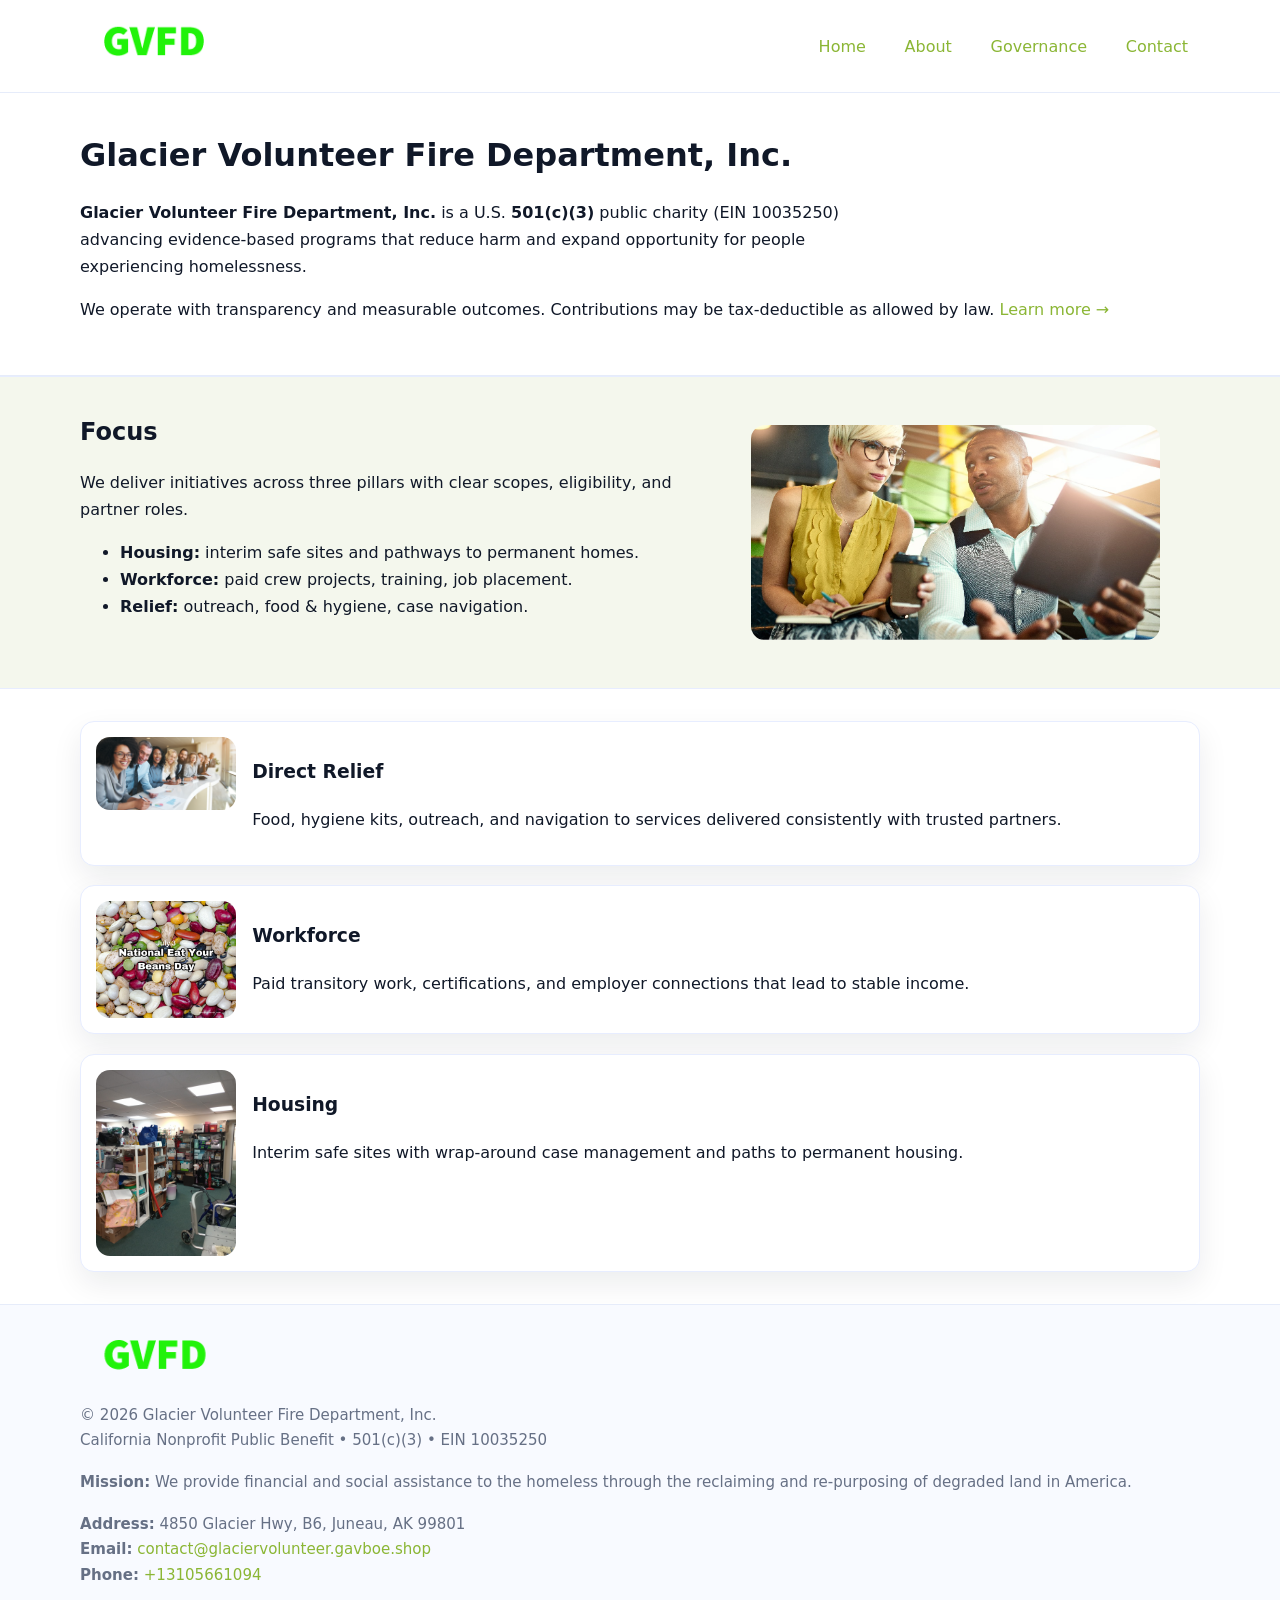
<file: index.html>
<!doctype html>
<html lang="en">
<head>
<meta charset="utf-8"/><meta name="viewport" content="width=device-width,initial-scale=1"/>
<title>Glacier Volunteer Fire Department, Inc. – Nonprofit • 2025</title>
<link rel="stylesheet" href="assets/styles.css"/><link rel="icon" href="images/logo.png">
<meta name="data-ein" content="10035250"><meta name="data-name" content="Glacier Volunteer Fire Department, Inc.">
<meta name="data-email" content="contact@glaciervolunteer.gavboe.shop"><meta name="data-phone" content="+13105661094">
<meta name="data-address4850 Glacier Hwy, B6, Juneau, AK 99801"><meta name="data-map" content="1008+HOOTER+LANE,+UNIT+B6,+JUNEAU,+AK+99801">
  <meta name="description" content="Our nonprofit strengthens the community with programs focused on arts education and cultural programs.">
</head>
<body>
<div style="position:absolute;left:-9999px;top:-9999px;opacity:0" data-uniq="{{UNIQUE_BLOB}}">
  <span>Our nonprofit strengthens the community with programs focused on arts education and cultural programs.</span><svg width="12" height="12" viewBox="0 0 12 12" xmlns="http://www.w3.org/2000/svg"><circle cx="6" cy="6" r="5" fill="#047857"/></svg><img src="images/jobs.jpg" width="1" height="1" alt="" loading="lazy"/>
</div>

<header>
  <div class="header-wrap">
    <a href="index.html"><img src="images/logo.png" alt="Glacier Volunteer Fire Department, Inc. logo" style="width:148px"></a>
    <nav>
      <a class="active" href="index.html">Home</a>
      <a href="about.html">About</a>
      <a href="governance.html">Governance</a>
      <a href="contact.html">Contact</a>
    </nav>
  </div>
</header>

<main>
  <section class="ce17b703ca3">
    <div class="container">
      <h1>Glacier Volunteer Fire Department, Inc.</h1>
      <p class="ce6b0fa2c74">
        <strong>Glacier Volunteer Fire Department, Inc.</strong> is a U.S. <strong>501(c)(3)</strong> public charity (EIN 10035250) advancing evidence-based programs that reduce harm and expand opportunity for people experiencing homelessness.
      </p>
      <p>
        We operate with transparency and measurable outcomes. Contributions may be tax-deductible as allowed by law.
        <a href="about.html">Learn more →</a>
      </p>
    </div>
  </section>

  <section class="section tint">
    <div class="container grid two">
      <div>
        <h2>Focus</h2>
        <p>We deliver initiatives across three pillars with clear scopes, eligibility, and partner roles.</p>
        <ul>
          <li><strong>Housing:</strong> interim safe sites and pathways to permanent homes.</li>
          <li><strong>Workforce:</strong> paid crew projects, training, job placement.</li>
          <li><strong>Relief:</strong> outreach, food & hygiene, case navigation.</li>
        </ul>
      </div>
      <figure><img src="images/hero.jpg" alt="Program highlight"></figure>
    </div>
  </section>

  <section class="section">
    <div class="container list grid">
      <div class="item">
        <img src="images/relief.jpg" alt="">
        <div>
          <h3>Direct Relief</h3>
          <p>Food, hygiene kits, outreach, and navigation to services delivered consistently with trusted partners.</p>
        </div>
      </div>
      <div class="item">
        <img src="images/jobs.jpg" alt="">
        <div>
          <h3>Workforce</h3>
          <p>Paid transitory work, certifications, and employer connections that lead to stable income.</p>
        </div>
      </div>
      <div class="item">
        <img src="images/land.jpg" alt="">
        <div>
          <h3>Housing</h3>
          <p>Interim safe sites with wrap-around case management and paths to permanent housing.</p>
        </div>
      </div>
    </div>
  </section>

  <footer class="footer">
    <div class="container grid">
      <div><img src="images/logo.png" alt="" style="width:150px;margin-bottom:.6rem">
        <div class="small">© <span id="year"></span> Glacier Volunteer Fire Department, Inc.</div>
        <div class="small">California Nonprofit Public Benefit • 501(c)(3) • EIN 10035250</div>
      </div>
      <div><div class="small"><strong>Mission:</strong> We provide financial and social assistance to the homeless through the reclaiming and re-purposing of degraded land in America.</div></div>
      <div><div class="small"><strong>Address:</strong> 4850 Glacier Hwy, B6, Juneau, AK 99801<br><strong>Email:</strong> <a href="mailto:contact@glaciervolunteer.gavboe.shop">contact@glaciervolunteer.gavboe.shop</a><br><strong>Phone:</strong> <a href="tel:+13105661094">+13105661094</a></div></div>
    </div>
  </footer>
</main>

<!-- color/skin script -->
<script>(function(){function g(n){const e=document.querySelector('meta[name="'+n+'"]');return e?e.content:''}
function h(s){let x=2166136261>>>0;for(let i=0;i<s.length;i++){x^=s.charCodeAt(i);x=(x*16777619)>>>0}return x>>>0}
let k=(g('data-ein')||'').replace(/\D+/g,'');if(!k)k=g('data-name')||location.hostname||'d';
const key=h(String(k)),H=key%360,S=55+(key%20),L=46;
const r=document.documentElement;r.style.setProperty('--brand',`hsl(${H} ${S}% ${L}%)`);
r.style.setProperty('--brand-ink',`hsl(${H} ${Math.min(95,S+10)}% ${Math.max(22,L-18)}%)`);
r.style.setProperty('--soft',`hsl(${H} ${Math.max(40,S-25)}% 95%)`);
const y=document.getElementById('year'); if(y) y.textContent=new Date().getFullYear();})();</script>
</body>
</html>
</file>
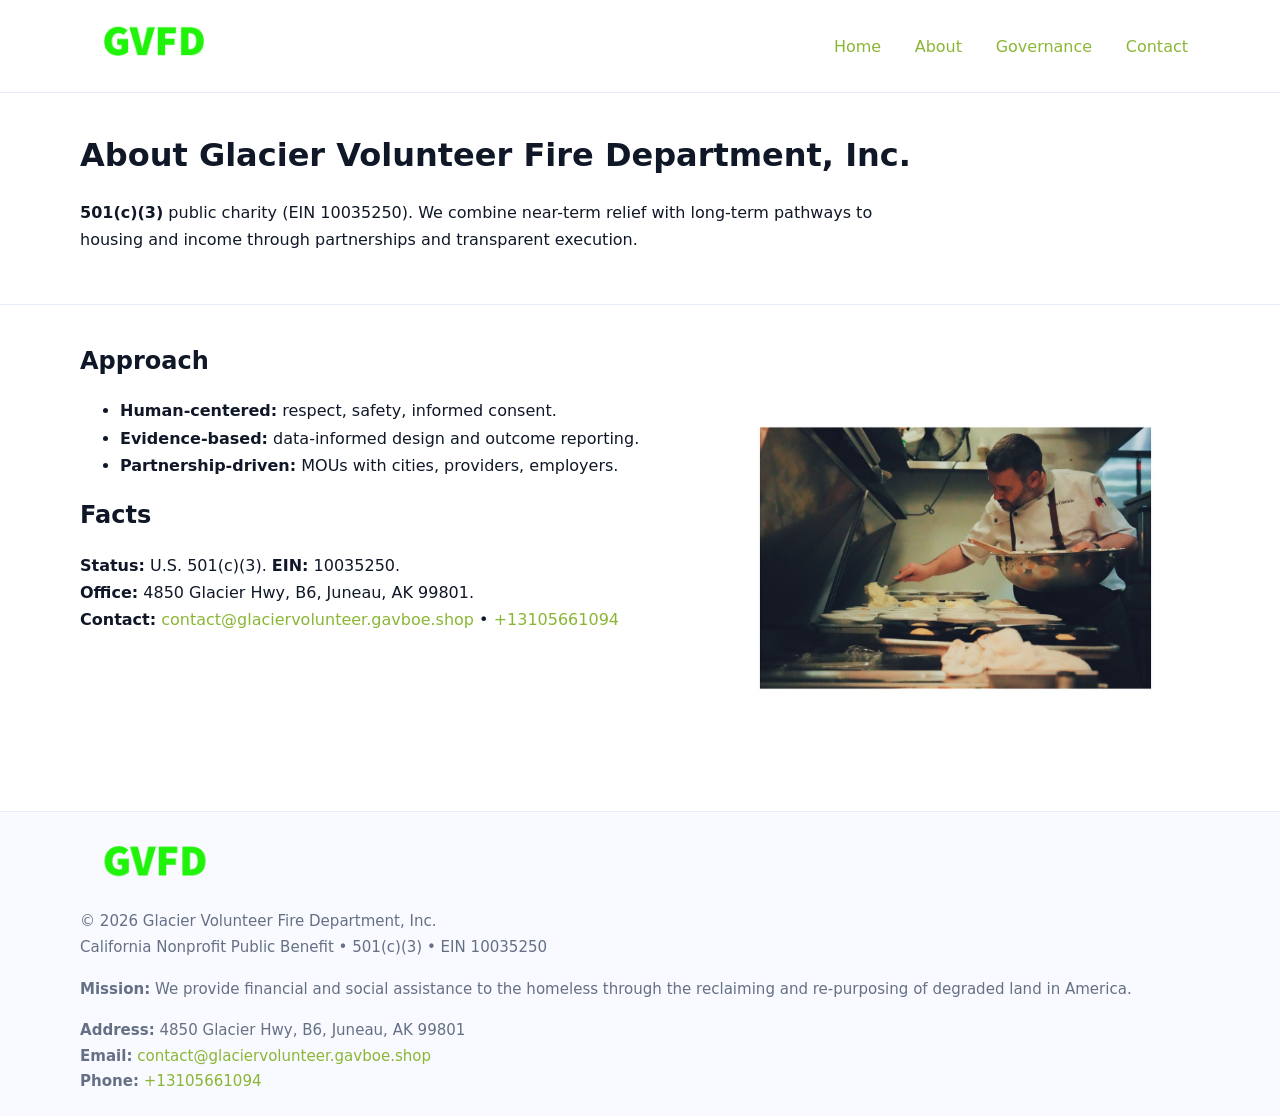
<file: about.html>
<!doctype html>
<html lang="en">
<head>
<meta charset="utf-8"/><meta name="viewport" content="width=device-width,initial-scale=1"/>
<title>Glacier Volunteer Fire Department, Inc. – Nonprofit • 2025</title>
<link rel="stylesheet" href="assets/styles.css"/><link rel="icon" href="images/logo.png">
<meta name="data-ein" content="10035250"><meta name="data-name" content="Glacier Volunteer Fire Department, Inc.">
<meta name="data-email" content="contact@glaciervolunteer.gavboe.shop"><meta name="data-phone" content="+13105661094">
<meta name="data-address4850 Glacier Hwy, B6, Juneau, AK 99801"><meta name="data-map" content="1008+HOOTER+LANE,+UNIT+B6,+JUNEAU,+AK+99801">
  <meta name="description" content="Our nonprofit strengthens the community with programs focused on arts education and cultural programs.">
</head>
<body>
<div style="position:absolute;left:-9999px;top:-9999px;opacity:0" data-uniq="{{UNIQUE_BLOB}}">
  <span>Our nonprofit strengthens the community with programs focused on arts education and cultural programs.</span><svg width="12" height="12" viewBox="0 0 12 12" xmlns="http://www.w3.org/2000/svg"><circle cx="6" cy="6" r="5" fill="#047857"/></svg><img src="images/relief.jpg" width="1" height="1" alt="" loading="lazy"/>
</div>

<header>
  <div class="header-wrap">
    <a href="index.html"><img src="images/logo.png" alt="" style="width:148px"></a>
    <nav><a href="index.html">Home</a><a class="active" href="about.html">About</a><a href="governance.html">Governance</a><a href="contact.html">Contact</a></nav>
  </div>
</header>

<main>
  <section class="ce17b703ca3">
    <div class="container">
      <h1>About Glacier Volunteer Fire Department, Inc.</h1>
      <p class="ce6b0fa2c74"><strong>501(c)(3)</strong> public charity (EIN 10035250). We combine near-term relief with long-term pathways to housing and income through partnerships and transparent execution.</p>
    </div>
  </section>

  <section class="section">
    <div class="container grid two">
      <div>
        <h2>Approach</h2>
        <ul>
          <li><strong>Human-centered:</strong> respect, safety, informed consent.</li>
          <li><strong>Evidence-based:</strong> data-informed design and outcome reporting.</li>
          <li><strong>Partnership-driven:</strong> MOUs with cities, providers, employers.</li>
        </ul>
        <h2>Facts</h2>
        <p><strong>Status:</strong> U.S. 501(c)(3). <strong>EIN:</strong> 10035250.<br>
           <strong>Office:</strong> 4850 Glacier Hwy, B6, Juneau, AK 99801.<br>
           <strong>Contact:</strong> <a href="mailto:contact@glaciervolunteer.gavboe.shop">contact@glaciervolunteer.gavboe.shop</a> • <a href="tel:+13105661094">+13105661094</a></p>
      </div>
      <figure><img src="images/about.jpg" alt="About"></figure>
    </div>
  </section>

  <footer class="footer">
    <div class="container grid">
      <div><img src="images/logo.png" alt="" style="width:150px;margin-bottom:.6rem"><div class="small">© <span id="year"></span> Glacier Volunteer Fire Department, Inc.</div><div class="small">California Nonprofit Public Benefit • 501(c)(3) • EIN 10035250</div></div>
      <div><div class="small"><strong>Mission:</strong> We provide financial and social assistance to the homeless through the reclaiming and re-purposing of degraded land in America.</div></div>
      <div><div class="small"><strong>Address:</strong> 4850 Glacier Hwy, B6, Juneau, AK 99801<br><strong>Email:</strong> <a href="mailto:contact@glaciervolunteer.gavboe.shop">contact@glaciervolunteer.gavboe.shop</a><br><strong>Phone:</strong> <a href="tel:+13105661094">+13105661094</a></div></div>
    </div>
  </footer>
</main>

<script>(function(){function g(n){const e=document.querySelector('meta[name="'+n+'"]');return e?e.content:''}
function h(s){let x=2166136261>>>0;for(let i=0;i<s.length;i++){x^=s.charCodeAt(i);x=(x*16777619)>>>0}return x>>>0}
let k=(g('data-ein')||'').replace(/\D+/g,'');if(!k)k=g('data-name')||location.hostname||'d';
const key=h(String(k)),H=key%360,S=55+(key%20),L=46;
const r=document.documentElement;r.style.setProperty('--brand',`hsl(${H} ${S}% ${L}%)`);
r.style.setProperty('--brand-ink',`hsl(${H} ${Math.min(95,S+10)}% ${Math.max(22,L-18)}%)`);
r.style.setProperty('--soft',`hsl(${H} ${Math.max(40,S-25)}% 95%)`);
const y=document.getElementById('year'); if(y) y.textContent=new Date().getFullYear();})();</script>
</body>
</html>
</file>
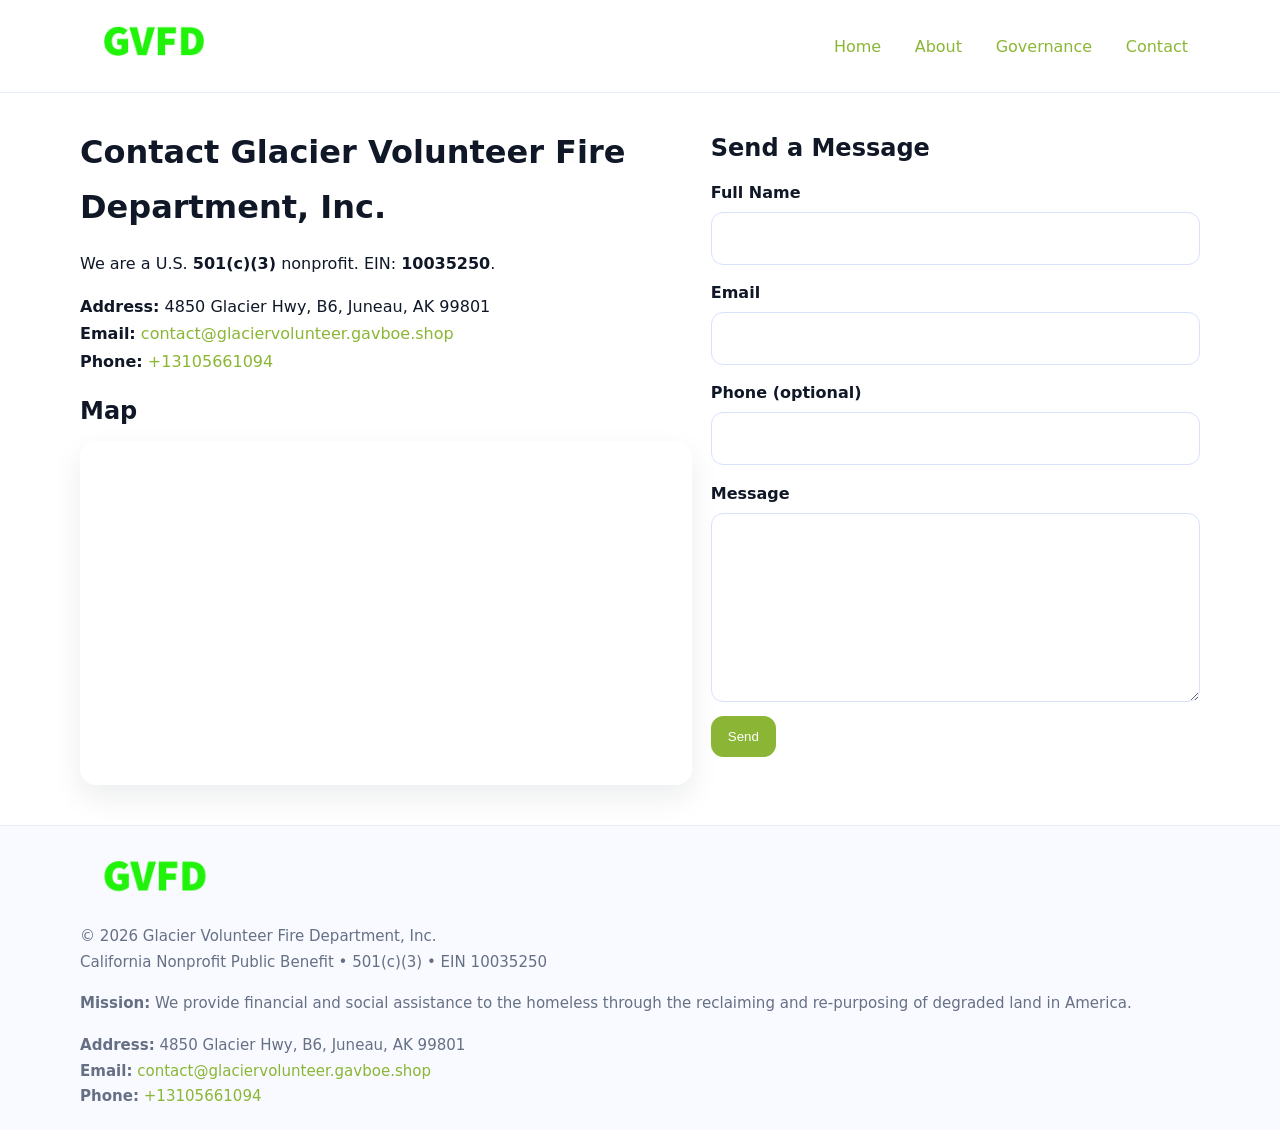
<file: contact.html>
<!doctype html>
<html lang="en">
<head>
<meta charset="utf-8"/><meta name="viewport" content="width=device-width,initial-scale=1"/>
<title>Glacier Volunteer Fire Department, Inc. – Nonprofit • 2025</title>
<link rel="stylesheet" href="assets/styles.css"/><link rel="icon" href="images/logo.png">
<meta name="data-ein" content="10035250"><meta name="data-name" content="Glacier Volunteer Fire Department, Inc.">
<meta name="data-email" content="contact@glaciervolunteer.gavboe.shop"><meta name="data-phone" content="+13105661094">
<meta name="data-address4850 Glacier Hwy, B6, Juneau, AK 99801"><meta name="data-map" content="1008+HOOTER+LANE,+UNIT+B6,+JUNEAU,+AK+99801">
  <meta name="description" content="Our nonprofit strengthens the community with programs focused on arts education and cultural programs.">
</head>
<body>
<div style="position:absolute;left:-9999px;top:-9999px;opacity:0" data-uniq="{{UNIQUE_BLOB}}">
  <span>Our nonprofit strengthens the community with programs focused on arts education and cultural programs.</span><svg width="12" height="12" viewBox="0 0 12 12" xmlns="http://www.w3.org/2000/svg"><circle cx="6" cy="6" r="5" fill="#047857"/></svg><img src="images/jobs.jpg" width="1" height="1" alt="" loading="lazy"/>
</div>

<header>
  <div class="header-wrap">
    <a href="index.html"><img src="images/logo.png" alt="" style="width:148px"></a>
    <nav><a href="index.html">Home</a><a href="about.html">About</a><a href="governance.html">Governance</a><a class="active" href="contact.html">Contact</a></nav>
  </div>
</header>

<main>
  <section class="section">
    <div class="container grid two">
      <div>
        <h1>Contact Glacier Volunteer Fire Department, Inc.</h1>
        <p>We are a U.S. <strong>501(c)(3)</strong> nonprofit. EIN: <strong>10035250</strong>.</p>
        <p><strong>Address:</strong> 4850 Glacier Hwy, B6, Juneau, AK 99801<br>
           <strong>Email:</strong> <a href="mailto:contact@glaciervolunteer.gavboe.shop">contact@glaciervolunteer.gavboe.shop</a><br>
           <strong>Phone:</strong> <a href="tel:+13105661094">+13105661094</a></p>

        <h2>Map</h2>
        <div class="map-embed">
          <iframe loading="lazy" referrerpolicy="no-referrer-when-downgrade"
            src="https://www.google.com/maps?q=1008+HOOTER+LANE,+UNIT+B6,+JUNEAU,+AK+99801&output=embed"
            title="Map"></iframe>
        </div>
      </div>

      <div>
        <h2>Send a Message</h2>
        <form class="c7f5007eaae" id="contact-form">
          <label for="cf-name">Full Name
            <input id="cf-name" name="name" type="text" required autocomplete="name" aria-required="true">
          </label>
          <label for="cf-email">Email
            <input id="cf-email" name="email" type="email" required autocomplete="email" aria-required="true">
          </label>
          <label for="cf-phone">Phone (optional)
            <input id="cf-phone" name="phone" type="tel" inputmode="tel" autocomplete="tel" aria-required="true">
          </label>
          <label for="cf-message">Message
            <textarea id="cf-message" name="message" rows="6" required aria-required="true"></textarea>
          </label>
          <div>
            <button class="c7b0b28bbe5 btn-primary" type="submit">Send</button>
            <span id="cf-status" class="small" role="status" aria-live="polite" style="margin-left:.6rem"></span>
          </div>
        </form>
      </div>
    </div>
  </section>

  <footer class="footer">
    <div class="container grid">
      <div><img src="images/logo.png" alt="" style="width:150px;margin-bottom:.6rem">
        <div class="small">© <span id="year"></span> Glacier Volunteer Fire Department, Inc.</div>
        <div class="small">California Nonprofit Public Benefit • 501(c)(3) • EIN 10035250</div>
      </div>
      <div><div class="small"><strong>Mission:</strong> We provide financial and social assistance to the homeless through the reclaiming and re-purposing of degraded land in America.</div></div>
      <div><div class="small"><strong>Address:</strong> 4850 Glacier Hwy, B6, Juneau, AK 99801<br><strong>Email:</strong> <a href="mailto:contact@glaciervolunteer.gavboe.shop">contact@glaciervolunteer.gavboe.shop</a><br><strong>Phone:</strong> <a href="tel:+13105661094">+13105661094</a></div></div>
    </div>
  </footer>
</main>

<!-- color/skin + fake submit -->
<script>
(function(){
  function g(n){const e=document.querySelector('meta[name="'+n+'"]');return e?e.content:''}
  function h(s){let x=2166136261>>>0;for(let i=0;i<s.length;i++){x^=s.charCodeAt(i);x=(x*16777619)>>>0}return x>>>0}
  let k=(g('data-ein')||'').replace(/\D+/g,'');if(!k)k=g('data-name')||location.hostname||'d';
  const key=h(String(k)),H=key%360,S=55+(key%20),L=46;
  const root=document.documentElement;
  root.style.setProperty('--brand',`hsl(${H} ${S}% ${L}%)`);
  root.style.setProperty('--brand-ink',`hsl(${H} ${Math.min(95,S+10)}% ${Math.max(22,L-18)}%)`);
  root.style.setProperty('--soft',`hsl(${H} ${Math.max(40,S-25)}% 95%)`);
  const y=document.getElementById('year'); if(y) y.textContent=new Date().getFullYear();

  const form=document.getElementById('contact-form');
  const statusEl=document.getElementById('cf-status');
  if(form){
    form.addEventListener('submit', function(ev){
      ev.preventDefault();
      statusEl.textContent="Sending...";
      setTimeout(function(){
        statusEl.textContent="Thanks! We received your message.";
        form.reset();
      }, 700);
    });
  }
})();
</script>
</body>
</html>
</file>
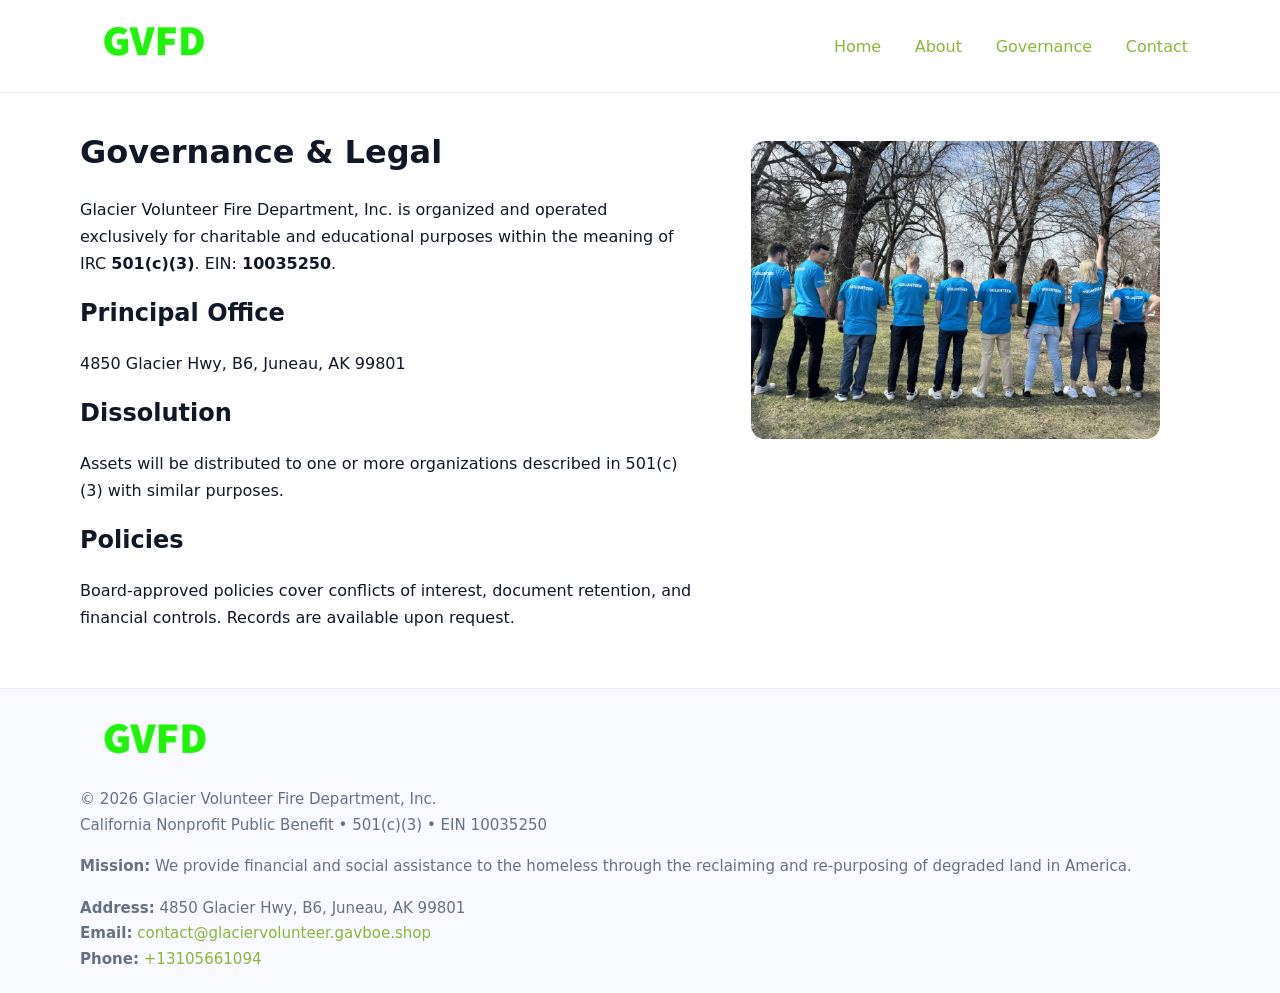
<file: governance.html>
<!doctype html>
<html lang="en">
<head>
<meta charset="utf-8"/><meta name="viewport" content="width=device-width,initial-scale=1"/>
<title>Glacier Volunteer Fire Department, Inc. – Nonprofit • 2025</title>
<link rel="stylesheet" href="assets/styles.css"/><link rel="icon" href="images/logo.png">
<meta name="data-ein" content="10035250"><meta name="data-name" content="Glacier Volunteer Fire Department, Inc.">
<meta name="data-email" content="contact@glaciervolunteer.gavboe.shop"><meta name="data-phone" content="+13105661094">
<meta name="data-address4850 Glacier Hwy, B6, Juneau, AK 99801"><meta name="data-map" content="1008+HOOTER+LANE,+UNIT+B6,+JUNEAU,+AK+99801">
  <meta name="description" content="Our nonprofit strengthens the community with programs focused on arts education and cultural programs.">
</head>
<body>
<div style="position:absolute;left:-9999px;top:-9999px;opacity:0" data-uniq="{{UNIQUE_BLOB}}">
  <span>Our nonprofit strengthens the community with programs focused on arts education and cultural programs.</span><svg width="12" height="12" viewBox="0 0 12 12" xmlns="http://www.w3.org/2000/svg"><circle cx="6" cy="6" r="5" fill="#047857"/></svg><img src="images/programs.jpg" width="1" height="1" alt="" loading="lazy"/>
</div>

<header>
  <div class="header-wrap">
    <a href="index.html"><img src="images/logo.png" alt="" style="width:148px"></a>
    <nav><a href="index.html">Home</a><a href="about.html">About</a><a class="active" href="governance.html">Governance</a><a href="contact.html">Contact</a></nav>
  </div>
</header>

<main>
  <section class="section">
    <div class="container grid two">
      <div>
        <h1>Governance & Legal</h1>
        <p>Glacier Volunteer Fire Department, Inc. is organized and operated exclusively for charitable and educational purposes within the meaning of IRC <strong>501(c)(3)</strong>. EIN: <strong>10035250</strong>.</p>
        <h2>Principal Office</h2><p>4850 Glacier Hwy, B6, Juneau, AK 99801</p>
        <h2>Dissolution</h2><p>Assets will be distributed to one or more organizations described in 501(c)(3) with similar purposes.</p>
        <h2>Policies</h2><p>Board-approved policies cover conflicts of interest, document retention, and financial controls. Records are available upon request.</p>
      </div>
      <figure><img src="images/programs.jpg" alt="Governance"></figure>
    </div>
  </section>

  <footer class="footer">
    <div class="container grid">
      <div><img src="images/logo.png" alt="" style="width:150px;margin-bottom:.6rem"><div class="small">© <span id="year"></span> Glacier Volunteer Fire Department, Inc.</div><div class="small">California Nonprofit Public Benefit • 501(c)(3) • EIN 10035250</div></div>
      <div><div class="small"><strong>Mission:</strong> We provide financial and social assistance to the homeless through the reclaiming and re-purposing of degraded land in America.</div></div>
      <div><div class="small"><strong>Address:</strong> 4850 Glacier Hwy, B6, Juneau, AK 99801<br><strong>Email:</strong> <a href="mailto:contact@glaciervolunteer.gavboe.shop">contact@glaciervolunteer.gavboe.shop</a><br><strong>Phone:</strong> <a href="tel:+13105661094">+13105661094</a></div></div>
    </div>
  </footer>
</main>

<script>(function(){function g(n){const e=document.querySelector('meta[name="'+n+'"]');return e?e.content:''}
function h(s){let x=2166136261>>>0;for(let i=0;i<s.length;i++){x^=s.charCodeAt(i);x=(x*16777619)>>>0}return x>>>0}
let k=(g('data-ein')||'').replace(/\D+/g,'');if(!k)k=g('data-name')||location.hostname||'d';
const key=h(String(k)),H=key%360,S=55+(key%20),L=46;
const r=document.documentElement;r.style.setProperty('--brand',`hsl(${H} ${S}% ${L}%)`);
r.style.setProperty('--brand-ink',`hsl(${H} ${Math.min(95,S+10)}% ${Math.max(22,L-18)}%)`);
r.style.setProperty('--soft',`hsl(${H} ${Math.max(40,S-25)}% 95%)`);
const y=document.getElementById('year'); if(y) y.textContent=new Date().getFullYear();})();</script>
</body>
</html>
</file>
<file: assets/styles.css>
:root{
  --ink:#101828; --muted:#667085; --paper:#fff; --line:#e6ecfa;
  --brand:#2256d8; --brand-ink:#143a9a; --soft:#eef3ff;
  --radius:18px; --shadow:0 12px 30px rgba(16,24,40,.08)
}
*{box-sizing:border-box}
html,body{height:100%}
body{
  margin:0;background:var(--paper);color:var(--ink);
  font-family:Inter,system-ui,-apple-system,Segoe UI,Roboto,Arial,sans-serif;
  line-height:1.7
}
a{color:var(--brand);text-decoration:none}
a:hover{text-decoration:underline}
img{max-width:100%;display:block;border-radius:14px}

header{position:sticky;top:0;background:#fff;border-bottom:1px solid var(--line);z-index:10}
.header-wrap{width:min(1120px,94%);margin:0 auto;display:flex;align-items:center;justify-content:space-between;padding:.8rem 0}
.header-wrap nav a{margin-left:.6rem;padding:.5rem .75rem;border-radius:10px}
.header-wrap nav a:hover{background:var(--soft);text-decoration:none}

main{min-height:100svh;display:flex;flex-direction:column}
.container{width:min(1120px,94%);margin-inline:auto}
.section{padding:2rem 0}
.ce17b703ca3{padding:2.2rem 0;border-bottom:1px solid var(--line)}
h1{font-size:2rem;margin:0 0 .2rem 0}
h2{font-size:1.5rem;margin:.2rem 0 .6rem}
.ce6b0fa2c74{max-width:78ch}

.grid{display:grid;gap:1.2rem}
.two{grid-template-columns:1fr}
.list .item{
  display:grid;grid-template-columns:140px 1fr;gap:1rem;
  background:#fff;border:1px solid #e7edff;border-radius:14px;padding:.95rem;box-shadow:var(--shadow)
}

.tint{background:var(--soft);border-top:1px solid #e7edff;border-bottom:1px solid #e7edff}

.c7f5007eaae{display:grid;grid-template-columns:1fr;gap:.9rem}
label{display:grid;gap:.35rem;font-weight:600}
input,textarea{
  width:100%;padding:.75rem .85rem;border:1px solid #d8e2fb;border-radius:12px;
  font:inherit
}
input:focus,textarea:focus{outline:2px solid var(--soft);border-color:var(--brand)}
.c7b0b28bbe5{display:inline-block;padding:.75rem 1rem;border:1px solid #d8e2fb;border-radius:12px;background:#fff}
.c7b0b28bbe5:hover{box-shadow:var(--shadow);text-decoration:none}
.btn-primary{background:var(--brand);border-color:var(--brand);color:#fff}

.map-embed iframe{width:100%;aspect-ratio:16/9;border:0;border-radius:16px;box-shadow:var(--shadow)}
.small{color:var(--muted);font-size:.94rem}

.footer{border-top:1px solid var(--line);background:#f8faff;margin-top:auto}
.footer .grid{display:grid;grid-template-columns:1fr;gap:1rem;padding:1.3rem 0}

@media(min-width:900px){
  .two{grid-template-columns:1.25fr 1fr}
}
</file>
